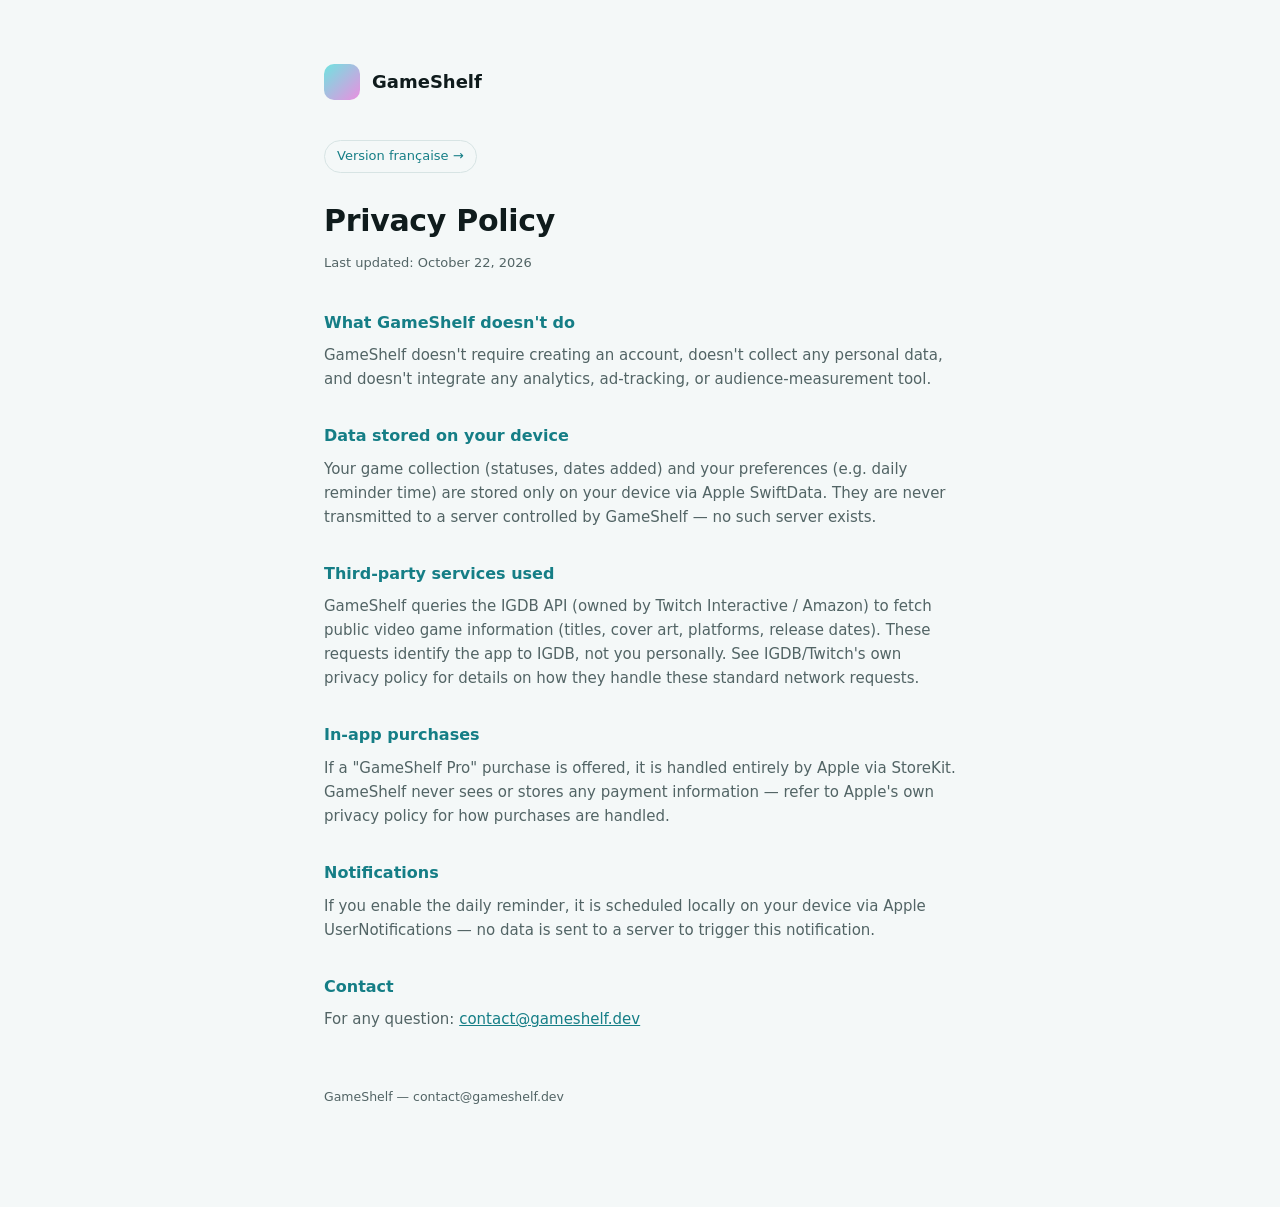
<file: privacy-en.html>
<!doctype html>
<html lang="en">
<head>
<meta charset="utf-8">
<meta name="viewport" content="width=device-width, initial-scale=1">
<title>Privacy Policy — GameShelf</title>
<link rel="stylesheet" href="style.css">
</head>
<body data-lang="en" data-alt-url="/privacy">
  <div class="page">
    <header class="app">
      <div class="mark"></div>
      <div class="name">GameShelf</div>
    </header>

    <a class="lang-switch" href="/privacy" onclick="setGameShelfLang('fr')">Version française →</a>

    <h1>Privacy Policy</h1>
    <p class="updated">Last updated: October 22, 2026</p>

    <h2>What GameShelf doesn't do</h2>
    <p>GameShelf doesn't require creating an account, doesn't collect any personal data, and doesn't integrate any analytics, ad-tracking, or audience-measurement tool.</p>

    <h2>Data stored on your device</h2>
    <p>Your game collection (statuses, dates added) and your preferences (e.g. daily reminder time) are stored only on your device via Apple SwiftData. They are never transmitted to a server controlled by GameShelf — no such server exists.</p>

    <h2>Third-party services used</h2>
    <p>GameShelf queries the IGDB API (owned by Twitch Interactive / Amazon) to fetch public video game information (titles, cover art, platforms, release dates). These requests identify the app to IGDB, not you personally. See IGDB/Twitch's own privacy policy for details on how they handle these standard network requests.</p>

    <h2>In-app purchases</h2>
    <p>If a "GameShelf Pro" purchase is offered, it is handled entirely by Apple via StoreKit. GameShelf never sees or stores any payment information — refer to Apple's own privacy policy for how purchases are handled.</p>

    <h2>Notifications</h2>
    <p>If you enable the daily reminder, it is scheduled locally on your device via Apple UserNotifications — no data is sent to a server to trigger this notification.</p>

    <h2>Contact</h2>
    <p>For any question: <a href="mailto:contact@gameshelf.dev">contact@gameshelf.dev</a></p>

    <footer>GameShelf — contact@gameshelf.dev</footer>
  </div>
  <script src="/lang.js"></script>
</body>
</html>
</file>
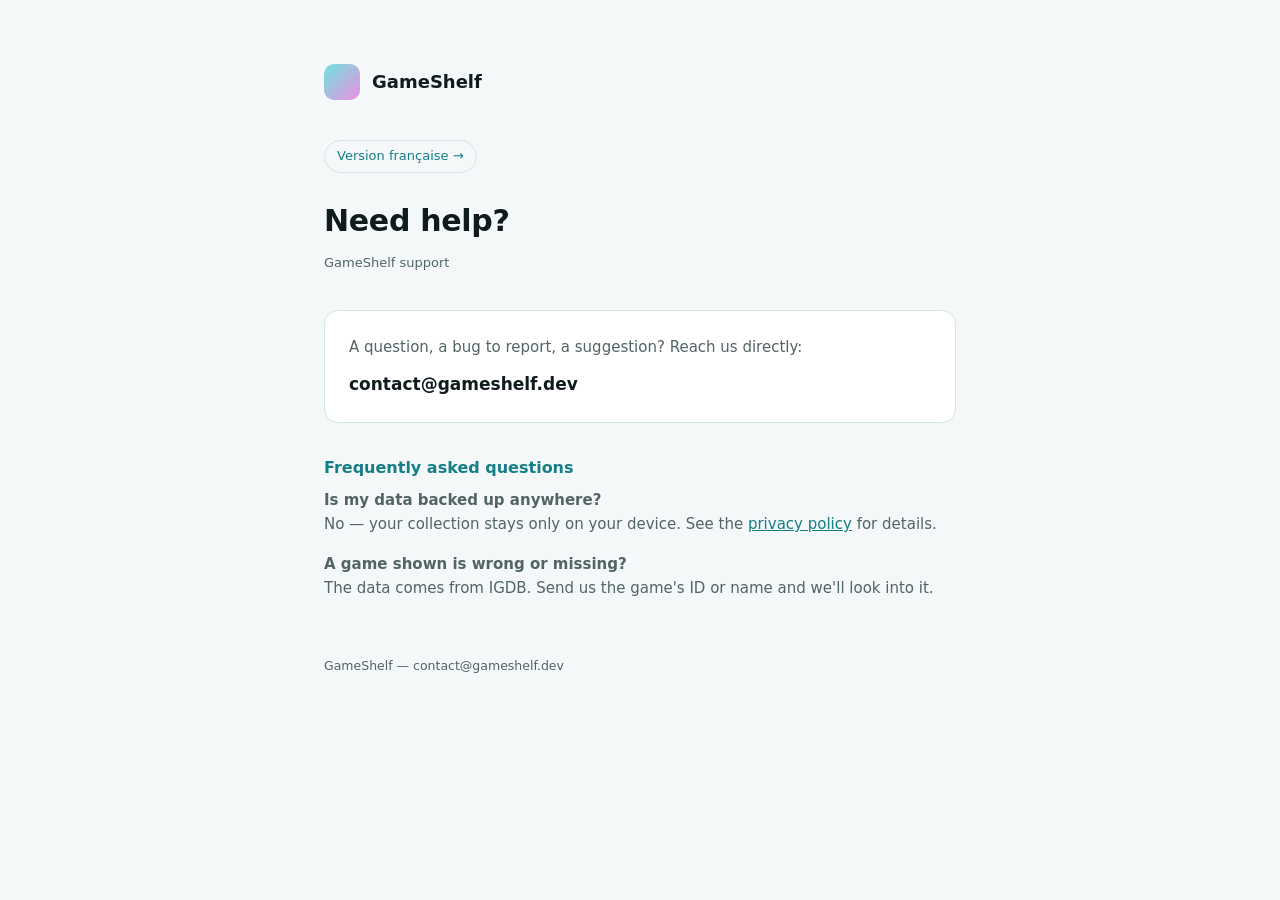
<file: support-en.html>
<!doctype html>
<html lang="en">
<head>
<meta charset="utf-8">
<meta name="viewport" content="width=device-width, initial-scale=1">
<title>Support — GameShelf</title>
<link rel="stylesheet" href="style.css">
</head>
<body data-lang="en" data-alt-url="/">
  <div class="page">
    <header class="app">
      <div class="mark"></div>
      <div class="name">GameShelf</div>
    </header>

    <a class="lang-switch" href="/" onclick="setGameShelfLang('fr')">Version française →</a>

    <h1>Need help?</h1>
    <p class="updated">GameShelf support</p>

    <div class="card">
      <p>A question, a bug to report, a suggestion? Reach us directly:</p>
      <a class="contact" href="mailto:contact@gameshelf.dev">contact@gameshelf.dev</a>
    </div>

    <h2>Frequently asked questions</h2>
    <p><strong>Is my data backed up anywhere?</strong><br>
    No — your collection stays only on your device. See the <a href="/privacy-en">privacy policy</a> for details.</p>

    <p style="margin-top:16px"><strong>A game shown is wrong or missing?</strong><br>
    The data comes from IGDB. Send us the game's ID or name and we'll look into it.</p>

    <footer>GameShelf — contact@gameshelf.dev</footer>
  </div>
  <script src="/lang.js"></script>
</body>
</html>
</file>
<file: style.css>
:root {
  --bg: #f4f8f8;
  --surface: #ffffff;
  --border: #d7e4e4;
  --text: #0f1b1c;
  --text-secondary: #526465;
  --accent: #157e86;
}

@media (prefers-color-scheme: dark) {
  :root {
    --bg: #0b1213;
    --surface: #121d1e;
    --border: #203030;
    --text: #eef5f5;
    --text-secondary: #a3b5b6;
    --accent: #6fe4e0;
  }
}

* { box-sizing: border-box; }

body {
  margin: 0;
  background: var(--bg);
  color: var(--text);
  font-family: -apple-system, "SF Pro Text", "Segoe UI", system-ui, sans-serif;
  line-height: 1.6;
}

.page {
  max-width: 680px;
  margin: 0 auto;
  padding: 64px 24px 100px;
}

header.app {
  display: flex;
  align-items: center;
  gap: 12px;
  margin-bottom: 40px;
}

header.app .mark {
  width: 36px;
  height: 36px;
  border-radius: 10px;
  background: linear-gradient(135deg, #6fe4e0, #ea8fe0);
  flex-shrink: 0;
}

header.app .name {
  font-weight: 700;
  font-size: 18px;
}

h1 {
  font-size: 30px;
  font-weight: 800;
  margin: 0 0 8px;
  letter-spacing: -0.01em;
}

.updated {
  color: var(--text-secondary);
  font-size: 13px;
  margin: 0 0 36px;
}

h2 {
  font-size: 16px;
  font-weight: 700;
  color: var(--accent);
  margin: 32px 0 8px;
}

p {
  color: var(--text-secondary);
  font-size: 15px;
  margin: 0 0 4px;
}

a { color: var(--accent); }

.card {
  background: var(--surface);
  border: 1px solid var(--border);
  border-radius: 14px;
  padding: 24px;
  margin-top: 8px;
}

.contact {
  display: inline-flex;
  align-items: center;
  gap: 8px;
  font-size: 17px;
  font-weight: 600;
  color: var(--text);
  text-decoration: none;
  margin-top: 8px;
}

footer {
  margin-top: 56px;
  font-size: 12.5px;
  color: var(--text-secondary);
}

.lang-switch {
  display: inline-block;
  margin-bottom: 24px;
  font-size: 13px;
  color: var(--accent);
  text-decoration: none;
  border: 1px solid var(--border);
  border-radius: 100px;
  padding: 5px 12px;
}
</file>
